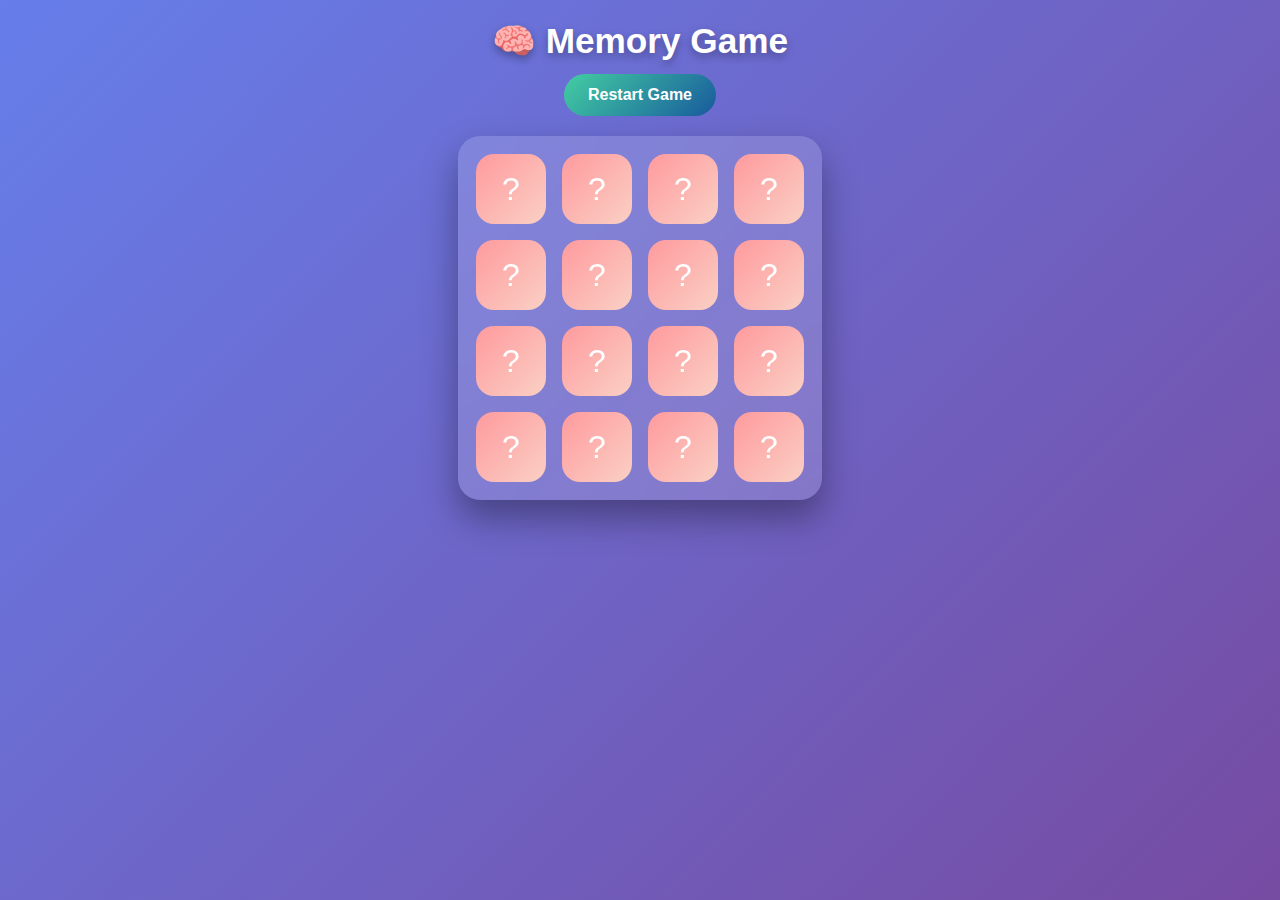
<file: DOMTASK/index.html>
<!DOCTYPE html>
<html lang="en">

<head>
    <meta charset="UTF-8" />
    <meta name="viewport" content="width=device-width, initial-scale=1.0" />
    <title>Memory Game</title>
    <link rel="stylesheet" href="style.css" />
</head>

<body>

    <header>
        <h1>🧠 Memory Game</h1>
        <button id="restartBtn">Restart Game</button>
    </header>

    <main>
        <div class="game-board" id="gameBoard"></div>
    </main>

    <script src="script.js"></script>
</body>

</html>
</file>
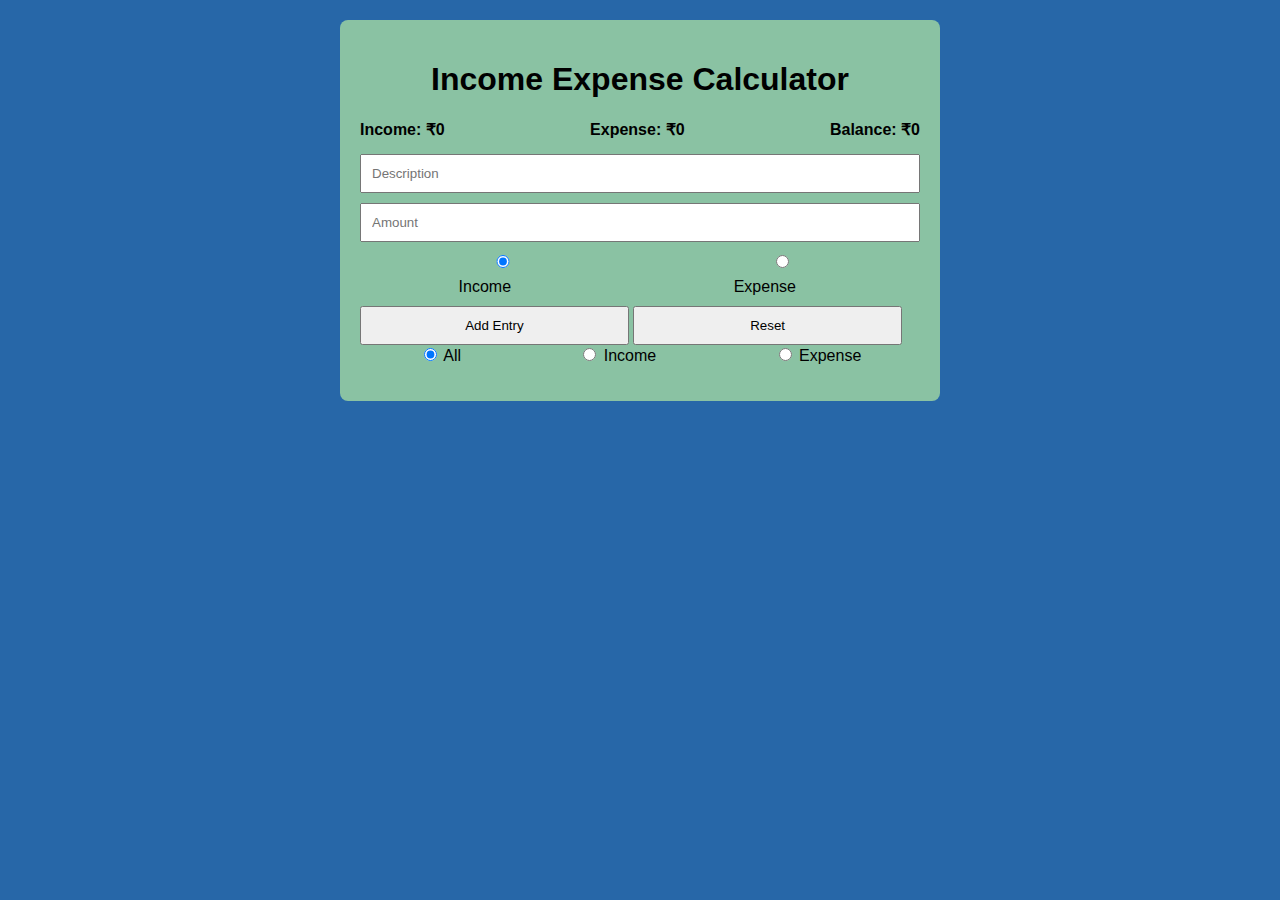
<file: task4/index.html>
<!DOCTYPE html>
<html lang="en">

<head>
    <meta charset="UTF-8" />
    <meta name="viewport" content="width=device-width, initial-scale=1.0" />
    <title>Income Expense Calculator</title>
    <link rel="stylesheet" href="style.css" />
</head>

<body>
    <div class="container">
        <h1>Income Expense Calculator</h1>

        <div class="summary">
            <div>Income: ₹<span id="totalIncome">50000</span></div>
            <div>Expense: ₹<span id="totalExpense">0</span></div>
            <div>Balance: ₹<span id="balance">50000</span></div>
        </div>

        <form id="entryForm">
            <input type="text" id="description" placeholder="Description" required />
            <input type="number" id="amount" placeholder="Amount" required />


            <div class="type">
                <label><input type="radio" name="type" value="income" checked /> Income</label>
                <label><input type="radio" name="type" value="expense" /> Expense</label>
            </div>


            <button type="submit">Add Entry</button>
            <button type="button" id="resetBtn">Reset</button>
        </form>


        <div class="filters">
            <label><input type="radio" name="filter" value="all" checked /> All</label>
            <label><input type="radio" name="filter" value="income" /> Income</label>
            <label><input type="radio" name="filter" value="expense" /> Expense</label>
        </div>


        <ul id="entryList"></ul>
    </div>


    <script src="script.js"></script>
</body>

</html>
</file>
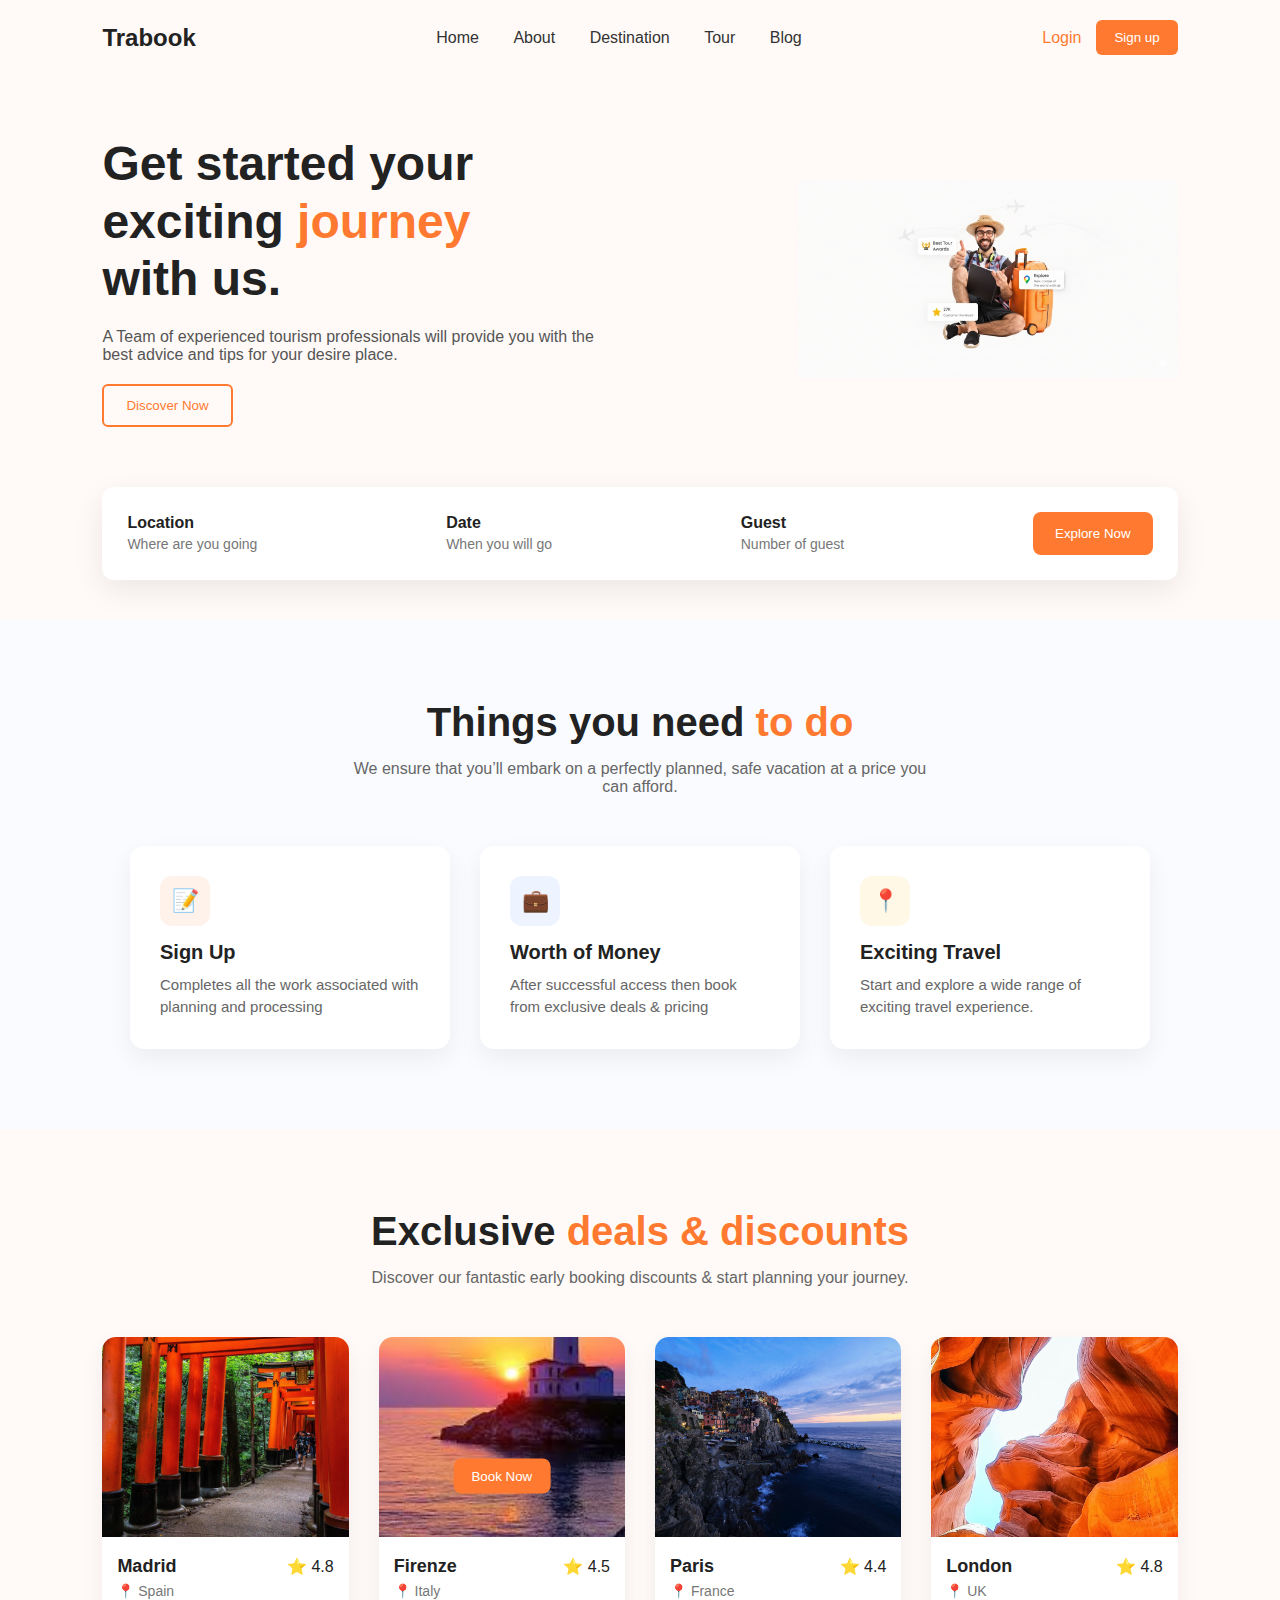
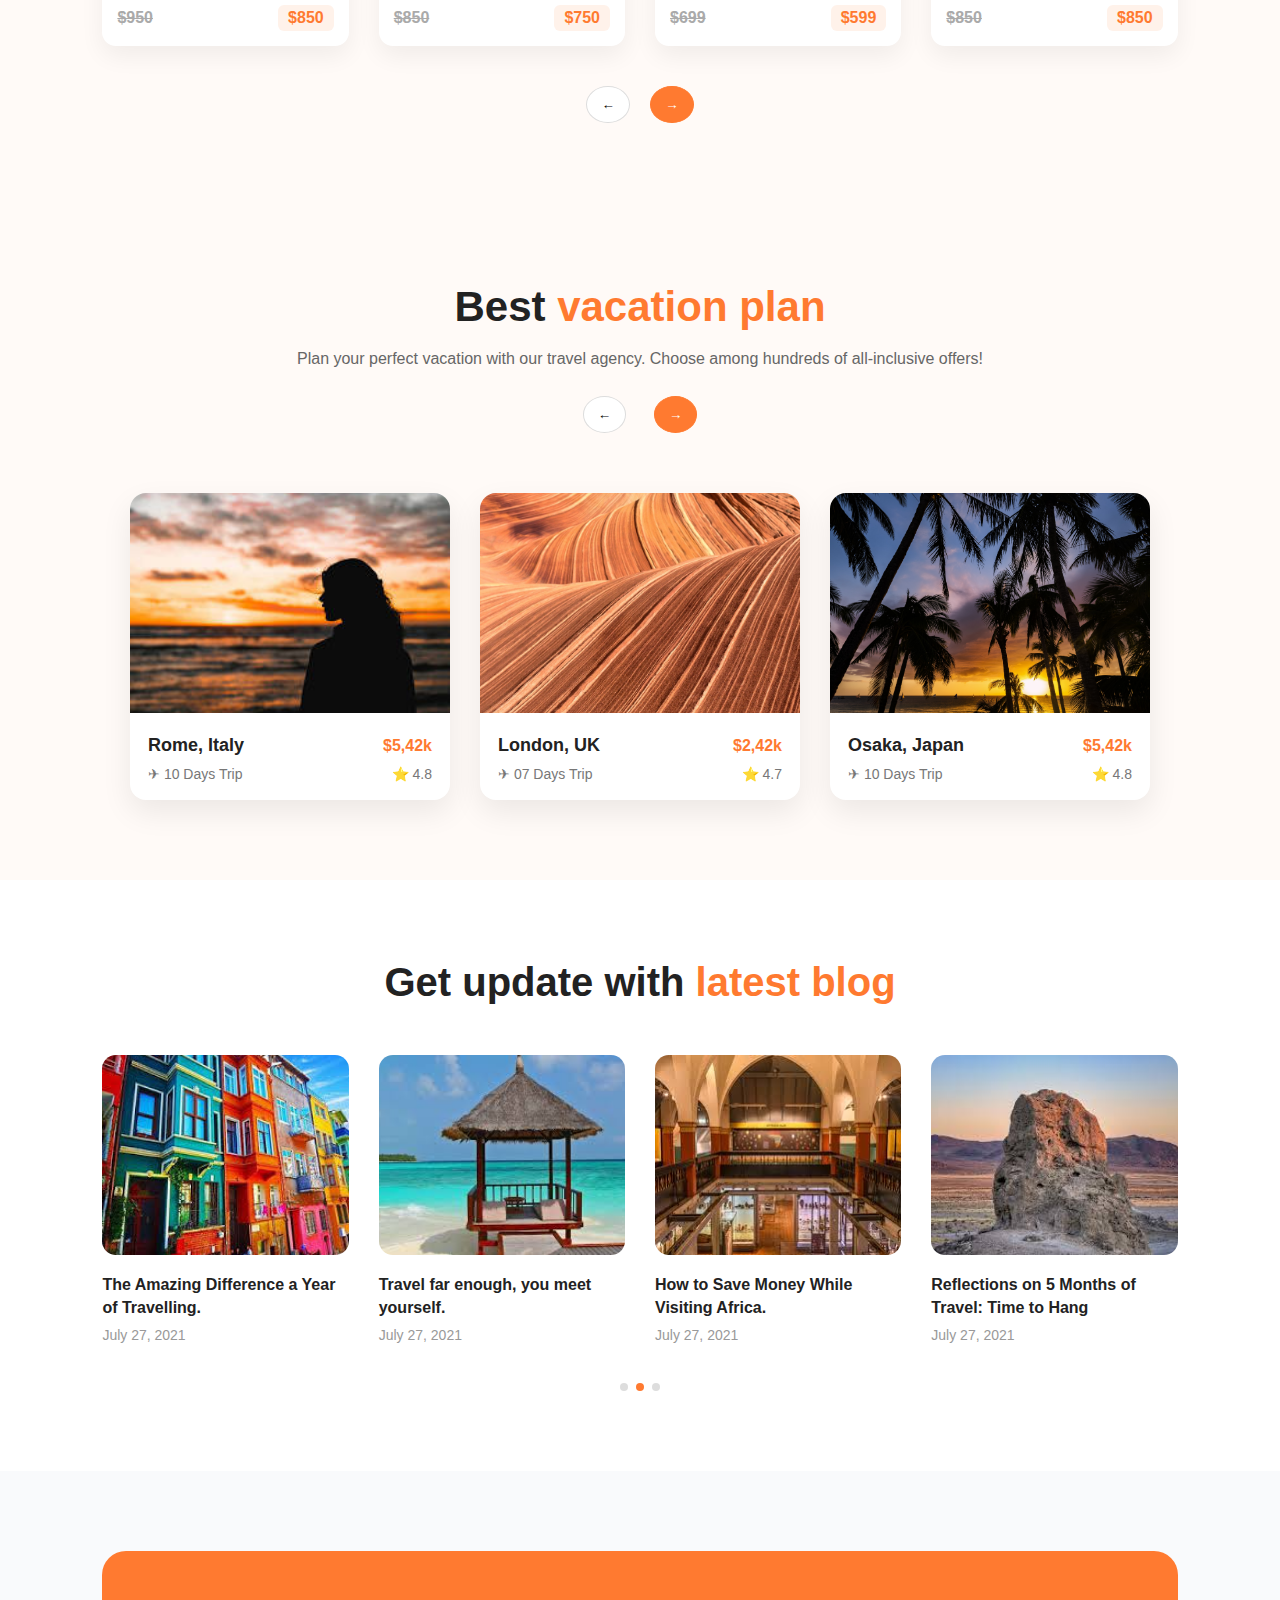
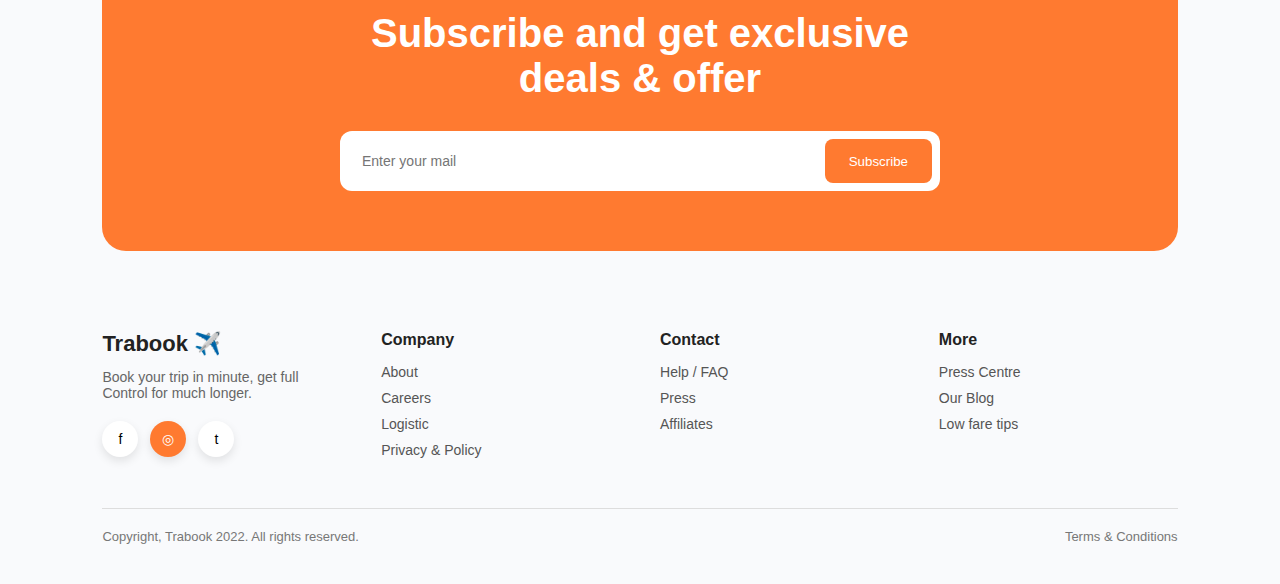
<file: Taskone/index.html>
<!DOCTYPE html>
<html lang="en">

<head>
    <meta charset="UTF-8" />
    <meta name="viewport" content="width=device-width, initial-scale=1.0" />
    <title>Trabook</title>
    <link rel="stylesheet" href="style.css" />
</head>

<body>

    <header class="subject">
        <div class="tit">Trabook</div>

        <nav>
            <a href="#">Home</a>
            <a href="#">About</a>
            <a href="#">Destination</a>
            <a href="#">Tour</a>
            <a href="#">Blog</a>
        </nav>

        <div class="search">
            <a href="#" class="login">Login</a>
            <button class="signup">Sign up</button>
        </div>
    </header>

    <section class="person">
        <div class="p-text">
            <h1>
                Get started your <br />
                exciting <span>journey</span> <br />
                with us.
            </h1>

            <p>
                A Team of experienced tourism professionals will
                provide you with the best advice and tips for your
                desire place.
            </p>

            <button class="disc">Discover Now</button>
        </div>

        <div class="manimage">
            <img src="man.png" alt="Traveler man" />
        </div>
    </section>

    <section class="venue">
        <div class="ven">
            <label>Location</label>
            <span>Where are you going</span>
        </div>

        <div class="ven">
            <label>Date</label>
            <span>When you will go</span>
        </div>

        <div class="ven">
            <label>Guest</label>
            <span>Number of guest</span>
        </div>

        <button class="explore">Explore Now</button>
    </section>
    <!--page2-->
    <section class="thing">
        <h2>
            Things you need <span>to do</span>
        </h2>

        <p class="linetwo">
            We ensure that you’ll embark on a perfectly planned,
            safe vacation at a price you can afford.
        </p>

        <div class="cards">
            <div class="card">
                <div class="icon orange">📝</div>
                <h3>Sign Up</h3>
                <p>
                    Completes all the work associated with
                    planning and processing
                </p>
            </div>

            <div class="card">
                <div class="icon blue">💼</div>
                <h3>Worth of Money</h3>
                <p>
                    After successful access then book
                    from exclusive deals & pricing
                </p>
            </div>

            <div class="card">
                <div class="icon yellow">📍</div>
                <h3>Exciting Travel</h3>
                <p>
                    Start and explore a wide range of
                    exciting travel experience.
                </p>
            </div>
        </div>
    </section>


    <section class="deals">
        <h2>
            Exclusive <span>deals & discounts</span>
        </h2>

        <p class="subtitle">
            Discover our fantastic early booking discounts
            & start planning your journey.
        </p>

        <div class="deal-cards">

            <div class="deal-card">
                <img src="madrid.jpg" alt="Madrid">
                <div class="deal-info">
                    <div class="title">
                        <h3>Madrid</h3>
                        <span class="rating">⭐ 4.8</span>
                    </div>
                    <div class="location">📍 Spain</div>
                    <div class="price">
                        <del>$950</del>
                        <span class="offer">$850</span>
                    </div>
                </div>
            </div>

            <div class="deal-card highlight">
                <img src="italy.jpg" alt="Firenze">
                <button class="book">Book Now</button>
                <div class="deal-info">
                    <div class="title">
                        <h3>Firenze</h3>
                        <span class="rating">⭐ 4.5</span>
                    </div>
                    <div class="location">📍 Italy</div>
                    <div class="price">
                        <del>$850</del>
                        <span class="offer">$750</span>
                    </div>
                </div>
            </div>

            <div class="deal-card">
                <img src="paris.jpg" alt="Paris">
                <div class="deal-info">
                    <div class="title">
                        <h3>Paris</h3>
                        <span class="rating">⭐ 4.4</span>
                    </div>
                    <div class="location">📍 France</div>
                    <div class="price">
                        <del>$699</del>
                        <span class="offer">$599</span>
                    </div>
                </div>
            </div>

            <div class="deal-card">
                <img src="london.jpg" alt="London">
                <div class="deal-info">
                    <div class="title">
                        <h3>London</h3>
                        <span class="rating">⭐ 4.8</span>
                    </div>
                    <div class="location">📍 UK</div>
                    <div class="price">
                        <del>$850</del>
                        <span class="offer">$850</span>
                    </div>
                </div>
            </div>

        </div>

        <div class="arrows">
            <button class="arrow">←</button>
            <button class="arrow active">→</button>
        </div>
    </section>
    <!--page4-->

    <section class="vacation">
        <div class="vacation-header">
            <h2>Best <span>vacation plan</span></h2>
            <p>
                Plan your perfect vacation with our travel agency.
                Choose among hundreds of all-inclusive offers!
            </p>

            <div class="nav-arrows">
                <button class="arrow">←</button>
                <button class="arrow active">→</button>
            </div>
        </div>

        <div class="vacation-cards">

            <!-- Card 1 -->
            <div class="vacation-card">
                <img src="im1.jpg" alt="Rome">
                <div class="card-body">
                    <div class="title">
                        <h3>Rome, Italy</h3>
                        <span class="price">$5,42k</span>
                    </div>
                    <div class="details">
                        <span>✈ 10 Days Trip</span>
                        <span>⭐ 4.8</span>
                    </div>
                </div>
            </div>

            <!-- Card 2 -->
            <div class="vacation-card">
                <img src="im2.jpg" alt="London">
                <div class="card-body">
                    <div class="title">
                        <h3>London, UK</h3>
                        <span class="price">$2,42k</span>
                    </div>
                    <div class="details">
                        <span>✈ 07 Days Trip</span>
                        <span>⭐ 4.7</span>
                    </div>
                </div>
            </div>

            <!-- Card 3 -->
            <div class="vacation-card">
                <img src="im3.jpg" alt="Osaka">
                <div class="card-body">
                    <div class="title">
                        <h3>Osaka, Japan</h3>
                        <span class="price">$5,42k</span>
                    </div>
                    <div class="details">
                        <span>✈ 10 Days Trip</span>
                        <span>⭐ 4.8</span>
                    </div>
                </div>
            </div>

        </div>
    </section>


    <!-- page 5 -->
    <section class="blog">
        <h2>Get update with <span>latest blog</span></h2>

        <div class="blog-cards">

            <!-- Blog 1 -->
            <div class="blog-card">
                <img src="d1.jpg" alt="Blog 1">
                <h3>The Amazing Difference a Year of Travelling.</h3>
                <p class="date">July 27, 2021</p>
            </div>

            <!-- Blog 2 -->
            <div class="blog-card">
                <img src="d2.jpg" alt="Blog 2">
                <h3>Travel far enough, you meet yourself.</h3>
                <p class="date">July 27, 2021</p>
            </div>

            <!-- Blog 3 -->
            <div class="blog-card">
                <img src="d3.jpg" alt="Blog 3">
                <h3>How to Save Money While Visiting Africa.</h3>
                <p class="date">July 27, 2021</p>
            </div>

            <!-- Blog 4 -->
            <div class="blog-card">
                <img src="d4.jpg" alt="Blog 4">
                <h3>Reflections on 5 Months of Travel: Time to Hang</h3>
                <p class="date">July 27, 2021</p>
            </div>

        </div>

        <!-- Dots -->
        <div class="dots">
            <span></span>
            <span class="active"></span>
            <span></span>
        </div>
    </section>

    <!-- page 6 -->

    <section class="subscribe-wrapper">

        <!-- Subscribe box -->
        <div class="subscribe-box">
            <h2>Subscribe and get exclusive<br>deals & offer</h2>

            <form class="subscribe-form">
                <input type="email" placeholder="Enter your mail">
                <button type="submit">Subscribe</button>
            </form>
        </div>

        <!-- Footer -->
        <footer class="footer">

            <div class="footer-top">

                <!-- Brand -->
                <div class="footer-col brand">
                    <h3>Trabook ✈️</h3>
                    <p>Book your trip in minute, get full Control for much longer.</p>

                    <div class="socials">
                        <span>f</span>
                        <span class="active">◎</span>
                        <span>t</span>
                    </div>
                </div>

                <!-- Company -->
                <div class="footer-col">
                    <h4>Company</h4>
                    <ul>
                        <li>About</li>
                        <li>Careers</li>
                        <li>Logistic</li>
                        <li>Privacy & Policy</li>
                    </ul>
                </div>

                <!-- Contact -->
                <div class="footer-col">
                    <h4>Contact</h4>
                    <ul>
                        <li>Help / FAQ</li>
                        <li>Press</li>
                        <li>Affiliates</li>
                    </ul>
                </div>

                <!-- More -->
                <div class="footer-col">
                    <h4>More</h4>
                    <ul>
                        <li>Press Centre</li>
                        <li>Our Blog</li>
                        <li>Low fare tips</li>
                    </ul>
                </div>

            </div>

            <div class="footer-bottom">
                <p>Copyright, Trabook 2022. All rights reserved.</p>
                <p>Terms & Conditions</p>
            </div>

        </footer>

    </section>

</body>

</html>
</file>
<file: task4/style.css>
* {
    box-sizing: border-box;
    font-family: Arial, sans-serif;
}


body {
    background: #2767a8;
    margin: 0;
    padding: 20px;
}


.container {
    max-width: 600px;
    margin: auto;
    background: #8ac2a3;
    padding: 20px;
    border-radius: 8px;
}


h1 {
    text-align: center;
}


.summary {
    display: flex;
    justify-content: space-between;
    margin: 15px 0;
    font-weight: bold;
}

form input {
    width: 100%;
    padding: 10px;
    margin-bottom: 10px;
}


.type,
.filters {
    display: flex;
    justify-content: space-around;
    margin-bottom: 10px;
}


button {
    padding: 10px;
    width: 48%;
    cursor: pointer;
}

#entryList {
    list-style: none;
    padding: 0;
}


.entry {
    display: flex;
    justify-content: space-between;
    padding: 10px;
    margin: 5px 0;
    border-radius: 5px;
}

.entry.income {
    background: #e6fffa;
}


.entry.expense {
    background: #ffe6e6;
}


.entry button {
    margin-left: 5px;
}

@media (max-width: 480px) {
    .summary {
        flex-direction: column;
        gap: 8px;
    }


    button {
        width: 100%;
        margin-bottom: 5px;
    }
}
</file>
<file: Taskone/style.css>
* {
    margin: 0;
    padding: 0;
    box-sizing: border-box;
    font-family: Arial, Helvetica, sans-serif;
}

body {
    background: #fffaf7;
    color: #222;
}


.subject {
    display: flex;
    justify-content: space-between;
    align-items: center;
    padding: 20px 8%;
}

.tit {
    font-size: 24px;
    font-weight: bold;
}

nav a {
    margin: 0 15px;
    text-decoration: none;
    color: #333;
}

.search {
    display: flex;
    align-items: center;
    gap: 15px;
}

.login {
    color: #ff7a30;
    text-decoration: none;
}

.signup {
    background: #ff7a30;
    color: #fff;
    border: none;
    padding: 10px 18px;
    border-radius: 6px;
    cursor: pointer;
}


.person {
    display: flex;
    align-items: center;
    justify-content: space-between;
    padding: 60px 8%;
    gap: 40px;
}

.p-text {
    max-width: 500px;
}

.p-text h1 {
    font-size: 48px;
    line-height: 1.2;
}

.p-text span {
    color: #ff7a30;
}

.p-text p {
    margin: 20px 0;
    color: #555;
}

.disc {
    padding: 12px 22px;
    background: transparent;
    border: 2px solid #ff7a30;
    color: #ff7a30;
    border-radius: 6px;
    cursor: pointer;
}

.manimage img {
    width: 380px;
    max-width: 100%;
}

.venue {
    background: #fff;
    margin: 0 8% 40px;
    padding: 25px;
    display: flex;
    align-items: center;
    justify-content: space-between;
    gap: 20px;
    border-radius: 12px;
    box-shadow: 0 10px 30px rgba(0, 0, 0, 0.08);
}

.ven label {
    font-weight: bold;
}

.ven span {
    display: block;
    font-size: 14px;
    color: #777;
    margin-top: 4px;
}

.explore {
    background: #ff7a30;
    color: #fff;
    border: none;
    padding: 14px 22px;
    border-radius: 8px;
    cursor: pointer;
}

@media (max-width: 900px) {
    .person {
        flex-direction: column;
        text-align: center;
    }

    .venue {
        flex-direction: column;
        text-align: center;
    }
}

@media (max-width: 600px) {
    nav {
        display: none;
    }

    .p-text h1 {
        font-size: 36px;
    }
}

/* page2 */
.thing {
    padding: 80px 8%;
    text-align: center;
    background: #f9fbff;
}

.thing h2 {
    font-size: clamp(28px, 4vw, 40px);
    font-weight: bold;
}

.thing h2 span {
    color: #ff7a30;
}

.linetwo {
    max-width: 600px;
    margin: 15px auto 50px;
    color: #666;
    font-size: 16px;
}


.cards {
    display: flex;
    flex-wrap: wrap;
    gap: 30px;
    justify-content: center;
}

.card {
    background: #fff;
    padding: 30px;
    border-radius: 14px;
    max-width: 320px;
    flex: 1 1 260px;
    box-shadow: 0 10px 25px rgba(0, 0, 0, 0.06);
    text-align: left;
}

.card h3 {
    margin: 15px 0 10px;
    font-size: 20px;
}

.card p {
    color: #666;
    font-size: 15px;
    line-height: 1.5;
}


.icon {
    width: 50px;
    height: 50px;
    border-radius: 12px;
    display: flex;
    align-items: center;
    justify-content: center;
    font-size: 22px;
}

.icon.orange {
    background: #fff2ea;
    color: #ff7a30;
}

.icon.blue {
    background: #eef4ff;
    color: #4a7cff;
}

.icon.yellow {
    background: #fff8e6;
    color: #f5b400;
}

/* page3 */

.deals {
    padding: 80px 8%;
    background: #fffaf7;
    text-align: center;
}

.deals h2 {
    font-size: clamp(28px, 4vw, 40px);
    font-weight: bold;
}

.deals h2 span {
    color: #ff7a30;
}

.subtitle {
    max-width: 600px;
    margin: 15px auto 50px;
    color: #666;
}


.deal-cards {
    display: flex;
    flex-wrap: wrap;
    gap: 30px;
    justify-content: center;
}

.deal-card {
    background: #fff;
    border-radius: 14px;
    max-width: 260px;
    flex: 1 1 220px;
    box-shadow: 0 10px 25px rgba(0, 0, 0, 0.06);
    overflow: hidden;
    position: relative;
}

.deal-card img {
    width: 100%;
    height: 200px;
    object-fit: cover;
}


.book {
    position: absolute;
    top: 45%;
    left: 50%;
    transform: translate(-50%, -50%);
    background: #ff7a30;
    color: #fff;
    border: none;
    padding: 10px 18px;
    border-radius: 8px;
    cursor: pointer;
}

.deal-info {
    padding: 15px;
    text-align: left;
}

.title {
    display: flex;
    justify-content: space-between;
    align-items: center;
}

.location {
    margin: 6px 0;
    color: #777;
    font-size: 14px;
}

.price {
    display: flex;
    justify-content: space-between;
    align-items: center;
}

.price del {
    color: #aaa;
}

.offer {
    background: #fff2ea;
    color: #ff7a30;
    padding: 4px 10px;
    border-radius: 6px;
    font-weight: bold;
}


.arrows {
    margin-top: 40px;
}

.arrow {
    border: 1px solid #ddd;
    background: #fff;
    padding: 10px 14px;
    border-radius: 50%;
    cursor: pointer;
    margin: 0 8px;
}

.arrow.active {
    background: #ff7a30;
    color: #fff;
    border-color: #ff7a30;
}


.vacation {
    padding: 80px 8%;
    background: #fffaf7;
}


.vacation-header {
    text-align: center;
    max-width: 700px;
    margin: 0 auto 60px;
    position: relative;
}

.vacation-header h2 {
    font-size: clamp(28px, 4vw, 42px);
    font-weight: 700;
}

.vacation-header h2 span {
    color: #ff7a30;
}

.vacation-header p {
    margin-top: 15px;
    color: #666;
    line-height: 1.6;
}


.nav-arrows {
    margin-top: 25px;
    display: flex;
    justify-content: center;
    gap: 12px;
}

.arrow {
    border: 1px solid #ddd;
    background: #fff;
    padding: 10px 14px;
    border-radius: 50%;
    cursor: pointer;
}

.arrow.active {
    background: #ff7a30;
    color: #fff;
    border-color: #ff7a30;
}


.vacation-cards {
    display: flex;
    gap: 30px;
    flex-wrap: wrap;
    justify-content: center;
}


.vacation-card {
    background: #fff;
    border-radius: 16px;
    overflow: hidden;
    box-shadow: 0 12px 30px rgba(0, 0, 0, 0.08);
    flex: 1 1 260px;
    max-width: 320px;
}

.vacation-card img {
    width: 100%;
    height: 220px;
    object-fit: cover;
}


.card-body {
    padding: 18px;
}

.title {
    display: flex;
    justify-content: space-between;
    align-items: center;
}

.title h3 {
    font-size: 18px;
}

.price {
    color: #ff7a30;
    font-weight: 700;
}

.details {
    display: flex;
    justify-content: space-between;
    margin-top: 10px;
    color: #777;
    font-size: 14px;
}


.blog {
    padding: 80px 8%;
    background: #fff;
    text-align: center;
}


.blog h2 {
    font-size: clamp(26px, 4vw, 40px);
    font-weight: 700;
    margin-bottom: 50px;
}

.blog h2 span {
    color: #ff7a30;
}


.blog-cards {
    display: flex;
    gap: 30px;
    flex-wrap: wrap;
    justify-content: center;
}


.blog-card {
    flex: 1 1 220px;
    max-width: 260px;
    text-align: left;
}

.blog-card img {
    width: 100%;
    height: 200px;
    border-radius: 14px;
    object-fit: cover;
}


.blog-card h3 {
    font-size: 16px;
    margin: 15px 0 8px;
    line-height: 1.4;
}


.blog-card .date {
    font-size: 14px;
    color: #999;
}


.dots {
    margin-top: 40px;
    display: flex;
    justify-content: center;
    gap: 8px;
}

.dots span {
    width: 8px;
    height: 8px;
    background: #ddd;
    border-radius: 50%;
}

.dots .active {
    background: #ff7a30;
}

* {
    margin: 0;
    padding: 0;
    box-sizing: border-box;
    font-family: Arial, Helvetica, sans-serif;
}


.subscribe-wrapper {
    background: #f9fafc;
    padding: 80px 8% 40px;
}

.subscribe-box {
    background: #ff7a30;
    color: #fff;
    border-radius: 24px;
    padding: 60px 20px;
    text-align: center;
    margin-bottom: 80px;
}

.subscribe-box h2 {
    font-size: clamp(24px, 4vw, 40px);
    margin-bottom: 30px;
    font-weight: 700;
}

/* Form */
.subscribe-form {
    max-width: 600px;
    margin: auto;
    background: #fff;
    padding: 8px;
    border-radius: 12px;
    display: flex;
    gap: 10px;
}

.subscribe-form input {
    flex: 1;
    border: none;
    outline: none;
    padding: 14px;
    font-size: 14px;
}

.subscribe-form button {
    background: #ff7a30;
    color: #fff;
    border: none;
    padding: 14px 24px;
    border-radius: 8px;
    cursor: pointer;
}


.footer {
    display: flex;
    flex-direction: column;
    gap: 40px;
}

.footer-top {
    display: flex;
    flex-wrap: wrap;
    gap: 40px;
    justify-content: space-between;
}


.footer-col {
    flex: 1 1 180px;
}

.footer-col h4 {
    margin-bottom: 15px;
    font-size: 16px;
}

.footer-col ul {
    list-style: none;
}

.footer-col ul li {
    margin-bottom: 10px;
    font-size: 14px;
    color: #555;
    cursor: pointer;
}

/* Brand */
.brand h3 {
    font-size: 22px;
    margin-bottom: 12px;
}

.brand p {
    font-size: 14px;
    color: #666;
    max-width: 260px;
    margin-bottom: 20px;
}


.socials {
    display: flex;
    gap: 12px;
}

.socials span {
    width: 36px;
    height: 36px;
    background: #fff;
    color: #000;
    border-radius: 50%;
    display: flex;
    align-items: center;
    justify-content: center;
    font-size: 14px;
    box-shadow: 0 4px 10px rgba(0, 0, 0, 0.1);
}

.socials .active {
    background: #ff7a30;
    color: #fff;
}


.footer-bottom {
    border-top: 1px solid #ddd;
    padding-top: 20px;
    display: flex;
    flex-wrap: wrap;
    gap: 10px;
    justify-content: space-between;
    font-size: 13px;
    color: #777;
}
</file>
<file: DOMTASK/style.css>
/* ===== Reset & Base ===== */
* {
    margin: 0;
    padding: 0;
    box-sizing: border-box;
    font-family: "Poppins", Arial, sans-serif;
}

body {
    min-height: 100vh;
    background: linear-gradient(135deg, #667eea, #764ba2);
    display: flex;
    flex-direction: column;
    align-items: center;
    padding: 20px;
    color: #fff;
}

/* ===== Header ===== */
header {
    text-align: center;
    margin-bottom: 20px;
}

header h1 {
    font-size: 2.2rem;
    margin-bottom: 12px;
    text-shadow: 0 4px 8px rgba(0, 0, 0, 0.3);
}

button {
    padding: 12px 24px;
    font-size: 1rem;
    border-radius: 30px;
    border: none;
    cursor: pointer;
    background: linear-gradient(135deg, #43cea2, #185a9d);
    color: #fff;
    font-weight: bold;
    transition: transform 0.2s, box-shadow 0.2s;
}

button:hover {
    transform: translateY(-2px);
    box-shadow: 0 6px 15px rgba(0, 0, 0, 0.3);
}

/* ===== Game Board ===== */
.game-board {
    width: 100%;
    max-width: 520px;
    display: grid;
    grid-template-columns: repeat(4, 1fr);
    gap: 16px;
    padding: 18px;
    border-radius: 22px;

    background: rgba(255, 255, 255, 0.15);
    backdrop-filter: blur(12px);
    box-shadow: 0 18px 35px rgba(0, 0, 0, 0.35);
}

/* ===== Card ===== */
.card {
    perspective: 1200px;
    cursor: pointer;
    min-width: 70px;
    min-height: 70px;
}

.card-inner {
    width: 100%;
    aspect-ratio: 1 / 1;
    position: relative;
    transform-style: preserve-3d;
    transition: transform 0.6s cubic-bezier(0.4, 0, 0.2, 1);
}

.card.flip .card-inner {
    transform: rotateY(180deg);
}

/* ===== Card Faces ===== */
.card-front,
.card-back {
    position: absolute;
    inset: 0;
    border-radius: 18px;
    display: flex;
    align-items: center;
    justify-content: center;
    backface-visibility: hidden;
    font-size: 1.8rem;
}

/* Front (Emoji Side) */
.card-front {
    background: linear-gradient(135deg, #ffffff, #f1f1f1);
    color: #333;
    transform: rotateY(180deg);
}

/* Back (Hidden Side) */
.card-back {
    background: linear-gradient(135deg, #ff9a9e, #fad0c4);
    color: #fff;
    font-size: 2rem;
}

/* ===== Hover & Active Effects ===== */
.card:not(.flip):hover .card-inner {
    transform: scale(1.05);
}

.card.flip {
    cursor: default;
}

/* ===== Mobile Optimizations ===== */
@media (max-width: 480px) {
    header h1 {
        font-size: 1.8rem;
    }

    .game-board {
        gap: 12px;
        padding: 14px;
    }

    .card-front,
    .card-back {
        font-size: 2rem;
    }
}
</file>
